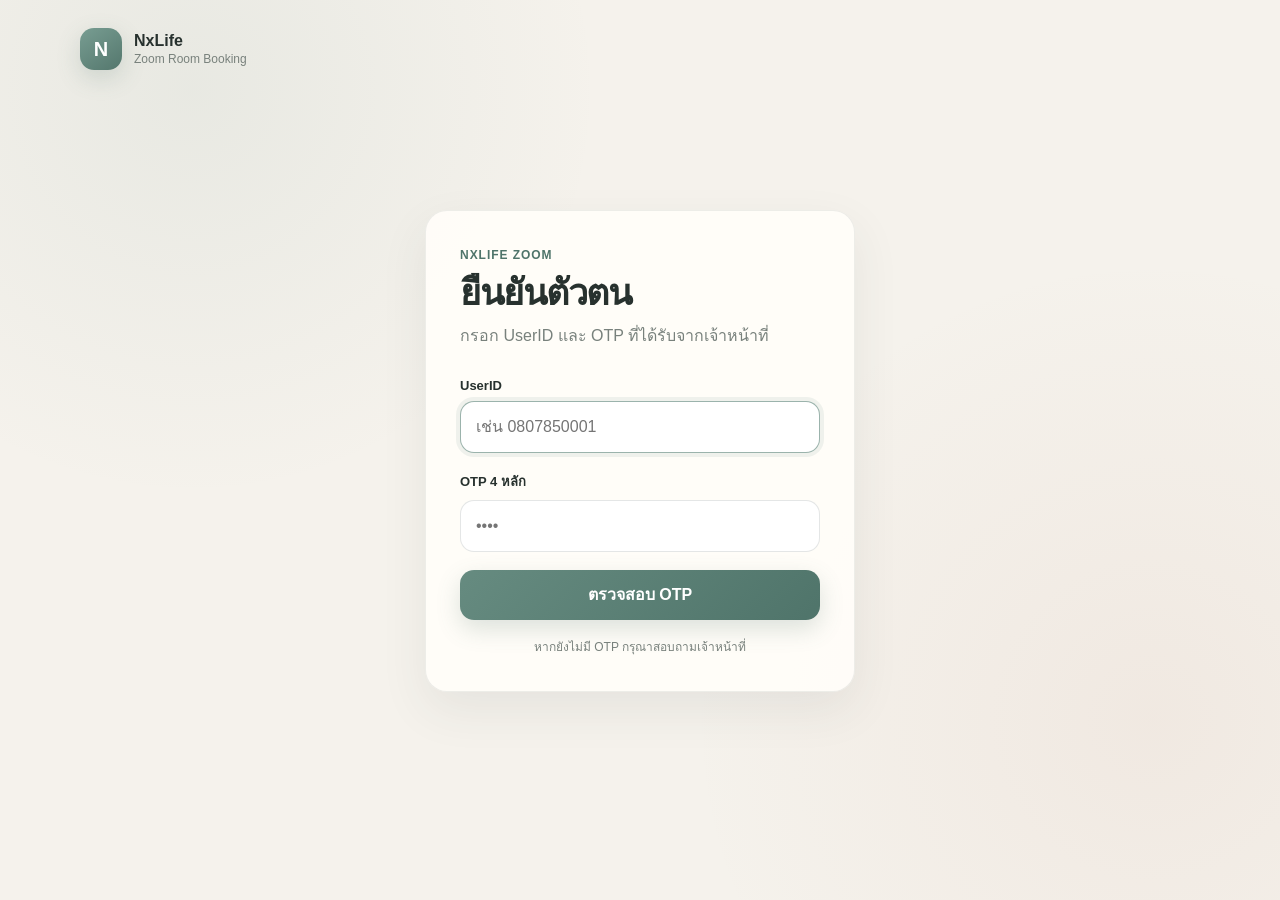
<file: index.html>
<!DOCTYPE html>
<html lang="th">
<head>
  <meta charset="UTF-8">
  <meta name="viewport" content="width=device-width, initial-scale=1.0">
  <title>NxLife Zoom Booking</title>
</head>

<body>

  <noscript>
    กรุณาเปิดใช้งาน JavaScript เพื่อใช้งาน NxLife Zoom Booking
  </noscript>

  <script>
    (async function () {

      try {

        const response =
          await fetch(
            './Frontend/index.html',
            {
              cache: 'no-store'
            }
          );

        if (!response.ok) {
          throw new Error(
            'Unable to load Frontend/index.html'
          );
        }

        let html =
          await response.text();

        html =
          html.replace(
            /<head(\s[^>]*)?>/i,
            function (match) {

              return (
                match +
                '\n  <base href="./Frontend/">'
              );

            }
          );

        document.open();
        document.write(html);
        document.close();

      } catch (error) {

        console.error(
          'NxLife Zoom Booking bootstrap error:',
          error
        );

        document.body.innerHTML =
          '<div style="' +
          'font-family:system-ui,sans-serif;' +
          'padding:24px;' +
          'line-height:1.6' +
          '">' +

          '<h2>' +
          'ไม่สามารถเปิด NxLife Zoom Booking ได้' +
          '</h2>' +

          '<p>' +
          'กรุณารีเฟรชหน้าอีกครั้ง ' +
          'หรือติดต่อผู้ดูแลระบบ' +
          '</p>' +

          '</div>';

      }

    })();
  </script>

</body>
</html>
</file>
<file: Frontend/css/style.css>
/* =========================================
   NxLife Zoom Booking
   Soft Minimal / Calm Modern
========================================= */


:root {

  --bg:
    #f5f2ec;

  --surface:
    #fffdf9;

  --surface-soft:
    #f9f7f2;

  --text:
    #27312e;

  --text-soft:
    #78817c;

  --eucalyptus:
    #668b80;

  --eucalyptus-dark:
    #4f746a;

  --eucalyptus-soft:
    #e6eeeb;

  --terracotta:
    #b97b63;

  --terracotta-soft:
    #f4e7e1;

  --border:
    rgba(55, 70, 65, 0.09);

  --shadow:
    0 18px 48px
    rgba(56, 65, 61, 0.08);

  --shadow-soft:
    0 8px 30px
    rgba(56, 65, 61, 0.06);

  --radius-lg:
    22px;

  --radius-md:
    16px;

  --sticky-bg:
    rgba(245, 242, 236, 0.94);

}


* {
  box-sizing:
    border-box;
}


html,
body {

  margin:
    0;

  min-height:
    100%;

}


html {
  scroll-behavior:
    smooth;
}


body {

  min-height:
    100vh;

  font-family:
    -apple-system,
    BlinkMacSystemFont,
    "Segoe UI",
    "Noto Sans Thai",
    Arial,
    sans-serif;

  background:
    radial-gradient(
      circle at 15% 10%,
      rgba(102, 139, 128, 0.09),
      transparent 30%
    ),
    radial-gradient(
      circle at 90% 80%,
      rgba(185, 123, 99, 0.08),
      transparent 34%
    ),
    var(--bg);

  color:
    var(--text);

}


button,
input {

  font:
    inherit;

}


button {
  cursor:
    pointer;
}


.hidden {
  display:
    none !important;
}


/* =========================================
   Main shell
========================================= */


.app-shell {

  min-height:
    100vh;

  padding:
    28px;

}


body.home-mode
.app-shell {

  padding:
    0 28px 60px;

}


.brand-header {

  max-width:
    1120px;

  margin:
    0 auto;

  display:
    flex;

  align-items:
    center;

  gap:
    12px;

}


.brand-mark {

  width:
    42px;

  height:
    42px;

  border-radius:
    14px;

  display:
    grid;

  place-items:
    center;

  background:
    linear-gradient(
      145deg,
      #789d92,
      #54776d
    );

  color:
    white;

  font-size:
    20px;

  font-weight:
    700;

  box-shadow:
    0 8px 24px
    rgba(79, 116, 106, 0.20);

}


.brand-name {
  font-weight:
    700;
}


.brand-subtitle {

  margin-top:
    2px;

  color:
    var(--text-soft);

  font-size:
    12px;

}


.main-wrapper {

  min-height:
    calc(100vh - 100px);

  display:
    grid;

  place-items:
    center;

  padding:
    32px 0 70px;

}


body.home-mode
.main-wrapper {

  display:
    block;

  min-height:
    100vh;

  padding:
    0;

}


/* =========================================
   Auth
========================================= */


.auth-card {

  width:
    min(100%, 430px);

  padding:
    34px;

  background:
    rgba(255, 253, 249, 0.94);

  border:
    1px solid
    var(--border);

  border-radius:
    var(--radius-lg);

  box-shadow:
    var(--shadow);

  animation:
    cardIn 0.32s ease;

}


.auth-heading {

  margin-bottom:
    28px;

}


.eyebrow {

  display:
    inline-block;

  margin-bottom:
    10px;

  color:
    var(--eucalyptus-dark);

  font-size:
    12px;

  font-weight:
    700;

  letter-spacing:
    0.08em;

  text-transform:
    uppercase;

}


.auth-heading h1 {

  margin:
    0 0 10px;

  font-size:
    clamp(
      28px,
      4vw,
      36px
    );

  line-height:
    1.15;

  letter-spacing:
    -0.04em;

}


.auth-heading p {

  margin:
    0;

  color:
    var(--text-soft);

  line-height:
    1.65;

}


/* =========================================
   Form
========================================= */


.field {

  margin-bottom:
    18px;

}


.field label {

  display:
    block;

  margin-bottom:
    8px;

  font-size:
    13px;

  font-weight:
    650;

}


.field input {

  width:
    100%;

  height:
    52px;

  padding:
    0 15px;

  border:
    1px solid
    rgba(66, 83, 77, 0.14);

  border-radius:
    14px;

  outline:
    none;

  background:
    #fff;

  color:
    var(--text);

  font-size:
    16px;

  transition:
    0.18s ease;

}


.field input:focus {

  border-color:
    rgba(102, 139, 128, 0.65);

  box-shadow:
    0 0 0 4px
    rgba(102, 139, 128, 0.10);

}


/* =========================================
   Buttons
========================================= */


.primary-button,
.secondary-button {

  width:
    100%;

  min-height:
    50px;

  border:
    0;

  border-radius:
    14px;

  font-weight:
    700;

  transition:
    transform 0.15s ease,
    box-shadow 0.15s ease,
    opacity 0.15s ease;

}


.primary-button {

  background:
    linear-gradient(
      135deg,
      var(--eucalyptus),
      var(--eucalyptus-dark)
    );

  color:
    white;

  box-shadow:
    0 9px 24px
    rgba(79, 116, 106, 0.20);

}


.primary-button:hover {
  transform:
    translateY(-1px);
}


.primary-button:active,
.secondary-button:active {
  transform:
    scale(0.98);
}


.primary-button:disabled,
.text-button:disabled {
  cursor:
    wait;

  opacity:
    0.65;
}


.text-actions {

  display:
    flex;

  justify-content:
    space-between;

  gap:
    12px;

  margin-top:
    18px;

}


.text-button {

  padding:
    6px 2px;

  border:
    0;

  background:
    transparent;

  color:
    var(--eucalyptus-dark);

  font-size:
    13px;

  font-weight:
    650;

}


.text-button.muted {
  color:
    var(--text-soft);
}


.helper-text {

  margin:
    18px 0 0;

  color:
    var(--text-soft);

  text-align:
    center;

  font-size:
    12px;

  line-height:
    1.6;

}


.saved-user {

  margin:
    -4px 0 22px;

  padding:
    14px 16px;

  display:
    flex;

  justify-content:
    space-between;

  gap:
    10px;

  background:
    var(--surface-soft);

  border-radius:
    14px;

}


.saved-user span {

  color:
    var(--text-soft);

  font-size:
    12px;

}


.saved-user strong {

  overflow-wrap:
    anywhere;

  font-size:
    13px;

}


.verified-user {

  margin-bottom:
    24px;

  padding:
    16px;

  background:
    var(--eucalyptus-soft);

  border-radius:
    14px;

}


.verified-name {
  font-weight:
    700;
}


.verified-id {

  margin-top:
    4px;

  color:
    var(--text-soft);

  font-size:
    12px;

}


/* =========================================
   Home
========================================= */


.home-screen {

  width:
    min(100%, 1320px);

  margin:
    0 auto;

}


.home-sticky-header {

  position:
    sticky;

  top:
    0;

  z-index:
    100;

  padding:
    22px 0 14px;

  background:
    linear-gradient(
      to bottom,
      var(--bg) 0%,
      var(--sticky-bg) 78%,
      rgba(245, 242, 236, 0.78) 92%,
      transparent 100%
    );

  backdrop-filter:
    blur(14px);

}


.home-header-main {

  display:
    flex;

  align-items:
    flex-end;

  justify-content:
    space-between;

  gap:
    24px;

}


.home-eyebrow {

  display:
    block;

  margin-bottom:
    5px;

  color:
    var(--eucalyptus-dark);

  font-size:
    11px;

  font-weight:
    750;

  letter-spacing:
    0.08em;

}


.home-date-area h1 {

  margin:
    0;

  font-size:
    clamp(
      25px,
      3vw,
      36px
    );

  line-height:
    1.15;

  letter-spacing:
    -0.035em;

}


.home-user-mini {

  display:
    flex;

  align-items:
    center;

  gap:
    12px;

  color:
    var(--text-soft);

  font-size:
    11px;

  text-align:
    right;

}


.home-user-mini strong {

  display:
    block;

  max-width:
    180px;

  overflow:
    hidden;

  color:
    var(--text);

  text-overflow:
    ellipsis;

  white-space:
    nowrap;

  font-size:
    12px;

}


.home-user-mini span {

  display:
    block;

  margin-top:
    1px;

}


.mini-lock-button {

  padding:
    7px 10px;

  border:
    1px solid var(--border);

  border-radius:
    10px;

  background:
    rgba(255, 255, 255, 0.55);

  color:
    var(--text-soft);

  font-size:
    11px;

}

/* =========================================
   Rooms
========================================= */


.rooms-grid {

  display:
    grid;

  grid-template-columns:
    repeat(
      auto-fit,
      minmax(360px, 1fr)
    );

  gap:
    22px;

  padding:
    14px 0 50px;

  transition:
    opacity 0.18s ease;

}


.rooms-grid.is-loading {
  opacity:
    0.42;
}


.room-section {

  min-width:
    0;

  overflow:
    hidden;

  background:
    rgba(255, 253, 249, 0.94);

  border:
    1px solid
    var(--border);

  border-radius:
    20px;

  box-shadow:
    var(--shadow-soft);

  animation:
    roomIn 0.32s ease both;

  animation-delay:
    calc(
      var(--room-index) *
      55ms
    );

}


.room-section-header {

  min-height:
    82px;

  padding:
    18px 20px;

  display:
    flex;

  align-items:
    center;

  justify-content:
    space-between;

  gap:
    14px;

  border-bottom:
    1px solid
    rgba(55, 70, 65, 0.06);

}


.room-title-wrap {
  min-width:
    0;
}


.room-eyebrow {

  display:
    block;

  margin-bottom:
    4px;

  color:
    var(--text-soft);

  font-size:
    10px;

  font-weight:
    700;

  letter-spacing:
    0.08em;

}


.room-title {

  margin:
    0;

  overflow:
    hidden;

  text-overflow:
    ellipsis;

  white-space:
    nowrap;

  font-size:
    19px;

  letter-spacing:
    -0.02em;

}


.add-booking-button {

  flex:
    0 0 auto;

  min-height:
    38px;

  padding:
    0 13px;

  border:
    0;

  border-radius:
    12px;

  background:
    var(--eucalyptus-soft);

  color:
    var(--eucalyptus-dark);

  font-size:
    11px;

  font-weight:
    700;

  transition:
    0.15s ease;

}


.add-booking-button:hover {

  transform:
    translateY(-1px);

  background:
    #dce8e4;

}


.add-booking-button:active {

  transform:
    scale(0.97);

}


/* =========================================
   Timeline
========================================= */


.room-timeline {

  padding:
    10px 20px 18px;

}


.timeline-item {

  position:
    relative;

  display:
    grid;

  grid-template-columns:
    22px 1fr;

  gap:
    8px;

  min-height:
    78px;

  padding:
    12px 0;

}


.timeline-rail {

  position:
    relative;

  display:
    flex;

  justify-content:
    center;

}


.timeline-rail::after {

  content:
    "";

  position:
    absolute;

  top:
    18px;

  bottom:
    -18px;

  width:
    1px;

  background:
    rgba(74, 96, 88, 0.12);

}


.timeline-item:last-child
.timeline-rail::after {

  display:
    none;

}


.timeline-dot {

  position:
    relative;

  z-index:
    2;

  width:
    9px;

  height:
    9px;

  margin-top:
    4px;

  border-radius:
    50%;

  background:
    var(--eucalyptus);

  box-shadow:
    0 0 0 4px
    var(--surface);

}


.timeline-recurring
.timeline-dot {

  background:
    var(--terracotta);

}


.timeline-content {

  min-width:
    0;

  padding-bottom:
    3px;

}


.timeline-top-row {

  display:
    flex;

  align-items:
    center;

  flex-wrap:
    wrap;

  gap:
    8px;

}


.timeline-time {

  color:
    var(--text-soft);

  font-size:
    11px;

  font-weight:
    700;

  font-variant-numeric:
    tabular-nums;

}


.recurring-tag {

  padding:
    3px 7px;

  border-radius:
    999px;

  background:
    var(--terracotta-soft);

  color:
    #98634f;

  font-size:
    9px;

  font-weight:
    750;

}


.timeline-activity {

  margin-top:
    4px;

  color:
    var(--text);

  font-size:
    14px;

  font-weight:
    650;

  line-height:
    1.45;

}


/* =========================================
   Empty room
========================================= */


.room-empty-state {

  min-height:
    150px;

  display:
    flex;

  align-items:
    center;

  justify-content:
    center;

  gap:
    12px;

  padding:
    34px 16px;

  color:
    var(--text-soft);

}


.room-empty-icon {

  width:
    32px;

  height:
    32px;

  display:
    grid;

  place-items:
    center;

  border-radius:
    50%;

  background:
    var(--eucalyptus-soft);

  color:
    var(--eucalyptus);

  font-size:
    18px;

}


.room-empty-text strong {

  display:
    block;

  color:
    var(--text);

  font-size:
    13px;

}


.room-empty-text span {

  display:
    block;

  margin-top:
    3px;

  font-size:
    11px;

}


/* =========================================
   Loading / Error
========================================= */


.timeline-loading {

  margin:
    28px auto;

  display:
    flex;

  align-items:
    center;

  justify-content:
    center;

  gap:
    10px;

  color:
    var(--text-soft);

  font-size:
    12px;

}


.loading-spinner {

  width:
    18px;

  height:
    18px;

  border:
    2px solid
    rgba(102, 139, 128, 0.16);

  border-top-color:
    var(--eucalyptus);

  border-radius:
    50%;

  animation:
    spin 0.7s linear infinite;

}


.timeline-error {

  margin:
    28px auto;

  max-width:
    460px;

  padding:
    20px;

  border-radius:
    16px;

  background:
    #f5e8e3;

  text-align:
    center;

}


.timeline-error p {

  margin:
    5px 0 14px;

  color:
    var(--text-soft);

  font-size:
    12px;

}


.timeline-error button {

  padding:
    8px 14px;

  border:
    0;

  border-radius:
    10px;

  background:
    white;

  color:
    var(--text);

  font-weight:
    650;

}


/* =========================================
   Toast
========================================= */


.toast {

  position:
    fixed;

  left:
    50%;

  bottom:
    28px;

  z-index:
    1000;

  width:
    max-content;

  max-width:
    calc(100vw - 36px);

  padding:
    13px 18px;

  transform:
    translateX(-50%);

  border-radius:
    14px;

  box-shadow:
    0 14px 38px
    rgba(30, 40, 36, 0.18);

  color:
    white;

  font-size:
    13px;

  animation:
    toastIn 0.24s ease;

}


.toast.success {
  background:
    #53786d;
}


.toast.error {
  background:
    #a85f52;
}


.toast.info {
  background:
    #5f6c68;
}


/* =========================================
   Animation
========================================= */


@keyframes cardIn {

  from {
    opacity: 0;

    transform:
      translateY(8px);
  }

  to {
    opacity: 1;

    transform:
      translateY(0);
  }

}


@keyframes roomIn {

  from {
    opacity: 0;

    transform:
      translateY(6px);
  }

  to {
    opacity: 1;

    transform:
      translateY(0);
  }

}


@keyframes toastIn {

  from {
    opacity: 0;

    transform:
      translate(-50%, 10px);
  }

  to {
    opacity: 1;

    transform:
      translate(-50%, 0);
  }

}


@keyframes spin {

  to {
    transform:
      rotate(360deg);
  }

}


/* =========================================
   Tablet
========================================= */

@media (max-width: 900px) {

  .rooms-grid {

    grid-template-columns:
      1fr 1fr;

    gap:
      16px;
  }


  .home-user-mini strong {

    max-width:
      120px;
  }

}


/* =========================================
   Mobile
========================================= */

@media (max-width: 700px) {

  .app-shell {

    padding:
      20px;
  }


  body.home-mode
  .app-shell {

    padding:
      0 14px 46px;
  }


  .brand-header {

    padding:
      2px 2px 0;
  }


  .main-wrapper {

    padding:
      26px 0 50px;

    align-items:
      start;
  }


  .auth-card {

    padding:
      27px 22px;

    border-radius:
      20px;
  }


  /* -----------------------------------------
     Home Header
  ----------------------------------------- */

  .home-sticky-header {

    margin:
      0 -14px;

    padding:
      13px 14px 9px;

    background:
      rgba(245, 242, 236, 0.97);

    border-bottom:
      1px solid
      rgba(55, 70, 65, 0.06);

    box-shadow:
      0 5px 20px
      rgba(55, 70, 65, 0.035);

    backdrop-filter:
      blur(16px);
  }


  .home-header-main {

    align-items:
      flex-start;

    gap:
      10px;
  }


  .home-eyebrow {

    margin-bottom:
      3px;

    font-size:
      9px;
  }


  .home-date-area h1 {

    font-size:
      19px;

    line-height:
      1.22;
  }


  .home-user-mini {

    gap:
      6px;

    font-size:
      11px;
  }


  .home-user-mini strong {

    max-width:
      100px;

    font-size:
      12px;
  }


  .mini-lock-button {

    min-height:
      34px;

    padding:
      5px 9px;

    font-size:
      11px;
  }


  /* -----------------------------------------
     Rooms
  ----------------------------------------- */

  .rooms-grid {

    grid-template-columns:
      1fr;

    gap:
      18px;

    padding:
      12px 0 35px;
  }


  .room-section {

    scroll-margin-top:
      170px;

    border-radius:
      18px;
  }


  .room-section-header {

    min-height:
      70px;

    padding:
      14px 15px;
  }


  .room-title {

    font-size:
      17px;
  }


  .room-eyebrow {

    font-size:
      9px;
  }


  .add-booking-button {

    min-height:
      40px;

    padding:
      0 12px;

    font-size:
      12px;
  }


  /* -----------------------------------------
     Timeline
  ----------------------------------------- */

  .room-timeline {

    padding:
      8px 15px 16px;
  }


  .timeline-item {

    min-height:
      75px;

    padding:
      11px 0;
  }


  .timeline-time {

    font-size:
      11px;
  }


  .timeline-activity {

    font-size:
      14px;
  }


  .recurring-tag {

    font-size:
      10px;
  }


  .room-empty-state {

    min-height:
      125px;

    padding:
      25px 10px;
  }

}


/* =========================================
   Very Small Mobile
========================================= */

@media (max-width: 390px) {



  .room-title {

    font-size:
      15px;
  }

}
</file>
<file: Frontend/css/home.css>
/**
 * NxLife Zoom Booking
 * Home Timeline UI
 */


/* =========================================
   Date Navigator
========================================= */

.date-navigator {

  position: relative;

  margin-top: 18px;

  padding: 6px;

  display: inline-flex;
  align-items: center;

  gap: 6px;

  background:
    rgba(255, 253, 249, 0.94);

  border:
    1px solid
    rgba(55, 70, 65, 0.09);

  border-radius: 17px;

  box-shadow:
    0 7px 24px
    rgba(56, 65, 61, 0.06);
}


/* Real Action Buttons */

.date-nav-button {

  min-width: 105px;

  height: 46px;

  padding:
    0 17px;

  display: flex;

  align-items: center;

  justify-content: center;

  gap: 8px;

  border: 0;

  border-radius: 12px;

  background:
    transparent;

  color:
    var(--text);

  font-size: 13px;

  font-weight: 700;

  transition:
    background 0.15s ease,
    transform 0.12s ease,
    box-shadow 0.15s ease;
}


.date-nav-button:hover:not(:disabled) {

  background:
    var(--surface-soft);

  box-shadow:
    inset 0 0 0 1px
    rgba(55, 70, 65, 0.05);
}


.date-nav-button:active:not(:disabled) {

  transform:
    scale(0.96);
}


.date-nav-button:disabled {

  cursor: default;

  opacity: 0.28;
}


.date-nav-button:focus-visible,
.date-calendar-button:focus-visible {

  outline:
    3px solid
    rgba(102, 139, 128, 0.25);

  outline-offset:
    2px;
}


/* Today */

.today-button {

  color:
    var(--eucalyptus-dark);
}


.today-button.active {

  background:
    var(--eucalyptus-soft);

  color:
    var(--eucalyptus-dark);
}


/* Arrows */

.nav-arrow {

  font-size: 24px;

  line-height: 1;

  font-weight: 500;
}


/* =========================================
   REAL Calendar Button
========================================= */

.date-calendar-button {

  width: 48px;

  height: 46px;

  flex:
    0 0 48px;

  display: grid;

  place-items: center;

  border: 0;

  border-radius: 12px;

  background:
    rgba(102, 139, 128, 0.08);

  color:
    var(--text);

  font-size: 18px;

  cursor: pointer;

  transition:
    background 0.15s ease,
    transform 0.12s ease,
    box-shadow 0.15s ease;
}


.date-calendar-button:hover {

  background:
    var(--eucalyptus-soft);
}


.date-calendar-button:active {

  transform:
    scale(0.95);
}


/*
 * Native date input.
 *
 * IMPORTANT:
 * - Does NOT cover Calendar button.
 * - Does NOT receive pointer events.
 * - Kept near Calendar button so native
 *   popup positioning remains sensible.
 */

.native-date-picker {

  position: absolute;

  right: 24px;

  top: 50%;

  width: 1px;

  height: 1px;

  padding: 0;

  margin: 0;

  opacity: 0;

  pointer-events: none;

  border: 0;

  overflow: hidden;
}


/* =========================================
   Zoom Room Header แก้สีหัวตาราง
========================================= */

.room-section-header {

  background:
    linear-gradient(
      135deg,
      rgba(102, 139, 128, 0.22),
      rgba(102, 139, 128, 0.10)
    );

  border-bottom:
    1px solid
    rgba(102, 139, 128, 0.16);
}


.room-eyebrow {

  color:
    var(--eucalyptus-dark);
}


.add-booking-button {

  background:
    rgba(102, 139, 128, 0.14);

  color:
    var(--eucalyptus-dark);
}


.add-booking-button:hover {

  background:
    rgba(102, 139, 128, 0.21);
}


/* =========================================
   MOBILE HEADER BASE
========================================= */

/*
 * Mobile date label.
 * Hidden on Desktop.
 */
.date-nav-label {

  display:
    none;
}


.header-action-icon {

  width:
    18px;

  height:
    18px;
}


/* =========================================
   MOBILE
========================================= */

@media (max-width: 700px) {


  /* -----------------------------------------
     Header
  ----------------------------------------- */

  .home-sticky-header {

    padding-bottom:
      9px;
  }


  /*
   * Desktop date title is not needed
   * on Mobile.
   */
  .home-date-area {

    display:
      none;
  }


  .home-header-main {

    display:
      block;
  }


  /* -----------------------------------------
     User / Refresh / Help / Lock
  ----------------------------------------- */

  .home-user-mini {

    width:
      100%;

    display:
      grid;

    grid-template-columns:
      minmax(0, 1fr)
      34px
      34px
      34px;

    align-items:
      center;

    gap:
      6px;

    text-align:
      left;
  }


  .home-user-info {

    min-width:
      0;

    display:
      flex;

    align-items:
      center;

    gap:
      4px;
  }


  .home-user-mini strong {

    max-width:
      160px;

    overflow:
      hidden;

    text-overflow:
      ellipsis;

    white-space:
      nowrap;

    font-size:
      12px;
  }


  .home-user-mini strong::after {

    content:
      " ·";

    color:
      var(--text-soft);

    font-weight:
      400;
  }


  .home-user-mini span {

    margin:
      0;

    font-size:
      11px;
  }


  .mini-lock-button {

    width:
      34px;

    height:
      34px;

    min-height:
      34px;

    padding:
      0;

    display:
      grid;

    place-items:
      center;

    border-radius:
      10px;
  }


  /* -----------------------------------------
     Date Navigator

     ‹   วันที่   ›   Calendar
  ----------------------------------------- */

  .date-navigator {

    width:
      100%;

    margin-top:
      9px;

    padding:
      4px;

    display:
      grid;

    grid-template-columns:
      42px
      minmax(0, 1fr)
      42px
      48px;

    gap:
      3px;

    background:
      #f7f4ee;

    border:
      1px solid
      rgba(67, 83, 77, 0.10);

    border-radius:
      18px;

    box-shadow:
      0 6px 18px
      rgba(48, 58, 54, 0.05);
  }


  /*
   * Today is available from Date Picker.
   * Hide dedicated Today button on Mobile.
   */
  .today-button {

    display:
      none;
  }


  /*
   * Previous / Next show arrows only.
   */
  .date-nav-button
  .nav-text {

    display:
      none;
  }


  .date-nav-button {

    min-width:
      0;

    width:
      100%;

    height:
      50px;

    padding:
      0;

    border-radius:
      11px;

    font-size:
      11px;
  }


  .nav-arrow {

    font-size:
      28px;

    color:
      #3b4a45;
  }


  /*
   * Selected date in the middle.
   */
  .date-nav-label {

    min-width:
      0;

    height:
      50px;

    padding:
      0 8px;

    display:
      flex;

    align-items:
      center;

    justify-content:
      center;

    overflow:
      hidden;

    color:
      #24312d;

    font-size:
      17px;

    font-weight:
      800;

    line-height:
      1.25;

    letter-spacing:
      -0.01em;

    text-align:
      center;

    white-space:
      nowrap;

    text-overflow:
      ellipsis;
  }


  .date-calendar-button {

    width:
      50px;

    height:
      50px;

    background:
      #edf3ef;

    border-radius:
      14px;
  }


  /* -----------------------------------------
     Home Visual Polish
  ----------------------------------------- */

  .add-booking-button {

    background:
      #e7f0ea;

    color:
      #527469;

    font-weight:
      800;
  }


  .timeline-time {

    color:
      #6b7873;
  }


  .timeline-activity {

    color:
      #26322f;

    font-weight:
      700;
  }


  .recurring-tag {

    background:
      #f2dfd7;

    color:
      #8b5f50;

    font-weight:
      700;
  }

}


/* =========================================
   VERY SMALL MOBILE
========================================= */

@media (max-width: 390px) {

  .date-nav-button {

    font-size:
      10px;
  }


.home-user-mini
#userMiniName {

  max-width:
    65px;
}

}
/* =========================================
   MOBILE STICKY DATE ONLY
========================================= */

@media (max-width: 700px) {

  .home-sticky-header {

    display:
      contents;
  }


  .home-header-main {

    margin:
      0 -14px;

    padding:
      13px 14px 9px;

    background:
      rgba(245, 242, 236, 0.97);
  }


  .date-navigator {

    position:
      sticky;

    top:
      0;

    z-index:
      500;

    margin-top:
      0;
  }

}
</file>
<file: Frontend/css/booking.css>
/* =========================================
   NxLife Zoom Booking
   Booking Modal
========================================= */


body.modal-open {
  overflow: hidden;
}


/* Backdrop */

.booking-modal {

  position: fixed;
  inset: 0;

  z-index: 1200;

  padding: 24px;

  display: grid;
  place-items: center;

  background:
    rgba(34, 43, 40, 0.28);

  backdrop-filter:
    blur(5px);

  animation:
    bookingBackdropIn
    0.18s ease;
}


.booking-modal-card {

  width:
    min(100%, 520px);

  max-height:
    calc(100vh - 48px);

  overflow-y:
    auto;

  background:
    var(--surface);

  border:
    1px solid
    rgba(55, 70, 65, 0.08);

  border-radius:
    22px;

  box-shadow:
    0 28px 80px
    rgba(40, 48, 45, 0.18);

  animation:
    bookingModalIn
    0.22s ease;
}


/* Header */

.booking-modal-header {

  padding:
    22px 24px 18px;

  display:
    flex;

  align-items:
    flex-start;

  justify-content:
    space-between;

  gap:
    16px;

  background:
    linear-gradient(
      135deg,
      rgba(102, 139, 128, 0.11),
      rgba(102, 139, 128, 0.035)
    );

  border-bottom:
    1px solid
    rgba(102, 139, 128, 0.09);
}


.booking-modal-eyebrow {

  display: block;

  margin-bottom: 5px;

  color:
    var(--eucalyptus-dark);

  font-size: 10px;

  font-weight: 750;

  letter-spacing: 0.08em;
}


.booking-modal-header h2 {

  margin: 0;

  font-size: 22px;

  letter-spacing: -0.025em;
}


.booking-modal-header p {

  margin:
    5px 0 0;

  color:
    var(--text-soft);

  font-size: 12px;
}


.booking-close-button {

  flex:
    0 0 auto;

  width: 36px;
  height: 36px;

  display: grid;
  place-items: center;

  border: 0;
  border-radius: 11px;

  background:
    rgba(255, 255, 255, 0.65);

  color:
    var(--text-soft);

  font-size: 19px;

  transition:
    background 0.15s ease,
    transform 0.12s ease;
}


.booking-close-button:hover {

  background:
    white;
}


.booking-close-button:active {

  transform:
    scale(0.95);
}


/* Body */

.booking-modal-body {

  padding:
    22px 24px 24px;
}


.booking-context {

  margin-bottom: 22px;

  display:
    grid;

  grid-template-columns:
    1fr 1fr;

  gap:
    10px;
}


.booking-context-item {

  padding:
    12px 14px;

  background:
    var(--surface-soft);

  border-radius:
    13px;
}


.booking-context-item span {

  display: block;

  margin-bottom: 4px;

  color:
    var(--text-soft);

  font-size: 10px;
}


.booking-context-item strong {

  display: block;

  overflow-wrap: anywhere;

  font-size: 12px;
}


/* Form */

.booking-field {

  margin-bottom: 17px;
}


.booking-field label {

  display: block;

  margin-bottom: 7px;

  font-size: 12px;

  font-weight: 700;
}


.booking-field input,
.booking-field select {

  width: 100%;
  height: 48px;

  padding:
    0 13px;

  border:
    1px solid
    rgba(66, 83, 77, 0.14);

  border-radius:
    13px;

  outline: 0;

  background:
    white;

  color:
    var(--text);

  font-size:
    14px;

  transition:
    border 0.15s ease,
    box-shadow 0.15s ease;
}


.booking-field input:focus,
.booking-field select:focus {

  border-color:
    rgba(102, 139, 128, 0.65);

  box-shadow:
    0 0 0 4px
    rgba(102, 139, 128, 0.09);
}


.booking-field select:disabled {

  cursor: not-allowed;

  background:
    var(--surface-soft);

  color:
    var(--text-soft);
}


.booking-time-grid {

  display:
    grid;

  grid-template-columns:
    1fr 1fr;

  gap:
    12px;
}


.booking-field-hint {

  margin-top:
    6px;

  color:
    var(--text-soft);

  font-size:
    10px;

  line-height:
    1.5;
}


/* Warning / Error */

.booking-message {

  margin:
    4px 0 18px;

  padding:
    13px 14px;

  border-radius:
    13px;

  font-size:
    11px;

  line-height:
    1.65;

  white-space:
    pre-line;
}


.booking-message.warning {

  background:
    var(--terracotta-soft);

  color:
    #825341;
}


.booking-message.error {

  background:
    #f3e4df;

  color:
    #8a4f43;
}


.booking-message.success {

  background:
    var(--eucalyptus-soft);

  color:
    var(--eucalyptus-dark);
}


/* Footer */

.booking-actions {

  margin-top:
    22px;

  display:
    grid;

  grid-template-columns:
    0.8fr 1.2fr;

  gap:
    10px;
}


.booking-cancel-button,
.booking-submit-button {

  min-height:
    48px;

  border: 0;

  border-radius:
    13px;

  font-weight: 700;

  transition:
    0.14s ease;
}


.booking-cancel-button {

  background:
    var(--surface-soft);

  color:
    var(--text-soft);
}


.booking-submit-button {

  background:
    linear-gradient(
      135deg,
      var(--eucalyptus),
      var(--eucalyptus-dark)
    );

  color:
    white;

  box-shadow:
    0 8px 22px
    rgba(79, 116, 106, 0.17);
}


.booking-cancel-button:active,
.booking-submit-button:active {

  transform:
    scale(0.98);
}


.booking-submit-button:disabled {

  cursor: wait;

  opacity: 0.6;
}


/* Animation */

@keyframes bookingBackdropIn {

  from {
    opacity: 0;
  }

  to {
    opacity: 1;
  }

}


@keyframes bookingModalIn {

  from {
    opacity: 0;
    transform:
      translateY(10px)
      scale(0.985);
  }

  to {
    opacity: 1;
    transform:
      translateY(0)
      scale(1);
  }

}


/* Mobile */

@media (max-width: 700px) {

  .booking-modal {

    padding: 0;

    place-items:
      end center;
  }


  .booking-modal-card {

    width: 100%;

    max-height: 92vh;

    border-radius:
      22px 22px 0 0;
  }


  .booking-modal-header {

    padding:
      18px 18px 15px;
  }


  .booking-modal-body {

    padding:
      18px;
  }


  .booking-context {

    grid-template-columns:
      1fr;
  }


  .booking-time-grid {

    grid-template-columns:
      1fr 1fr;
  }


  .booking-field input,
  .booking-field select {

    height: 50px;

    font-size: 16px;
  }


  .booking-actions {

    position: sticky;

    bottom: 0;

    padding-top: 8px;

    background:
      var(--surface);
  }

}
</file>
<file: Frontend/css/adminUsers.css>
/**
 * NxLife Zoom Booking
 * Admin User Management
 */


/* =========================================
   Admin View
========================================= */

.admin-users-view {

  width:
    min(100%, 1100px);

  margin:
    0 auto;
}



/* =========================================
   Status
========================================= */

.admin-users-loading,
.admin-users-error,
.admin-users-empty {

  padding:
    28px;

  text-align:
    center;

  background:
    var(--surface);

  border-radius:
    18px;

  color:
    var(--text-soft);
}


.admin-users-error {

  background:
    #f5e8e3;

  color:
    #86564a;
}


.admin-role-badge,
.admin-active-badge {

  width:
    fit-content;

  padding:
    5px 8px;

  border-radius:
    999px;

  font-size:
    10px;

  font-weight:
    700;
}


.admin-role-badge.admin {

  background:
    var(--terracotta-soft);

  color:
    #855746;
}


.admin-role-badge.user {

  background:
    var(--surface-soft);

  color:
    var(--text-soft);
}


.admin-active-badge.active {

  background:
    var(--eucalyptus-soft);

  color:
    var(--eucalyptus-dark);
}


.admin-active-badge.inactive {

  background:
    #eeeae5;

  color:
    #847d75;
}


/* =========================================
   User Modal
========================================= */

.admin-user-modal {

  position:
    fixed;

  inset:
    0;

  z-index:
    1400;

  padding:
    24px;

  display:
    grid;

  place-items:
    center;

  background:
    rgba(35, 43, 40, 0.3);

  backdrop-filter:
    blur(5px);
}


.admin-user-modal-card {

  width:
    min(100%, 500px);

  max-height:
    calc(100vh - 48px);

  overflow-y:
    auto;

  background:
    var(--surface);

  border-radius:
    22px;

  box-shadow:
    0 28px 80px
    rgba(40, 48, 45, 0.18);
}


.admin-user-modal-header {

  padding:
    21px 22px 17px;

  display:
    flex;

  align-items:
    flex-start;

  justify-content:
    space-between;

  gap:
    16px;

  background:
    linear-gradient(
      135deg,
      rgba(102, 139, 128, 0.11),
      rgba(102, 139, 128, 0.035)
    );
}


.admin-user-modal-header h2 {

  margin:
    0;

  font-size:
    21px;
}


.admin-user-modal-header p {

  margin:
    5px 0 0;

  color:
    var(--text-soft);

  font-size:
    11px;
}


.admin-user-modal-close {

  width:
    36px;

  height:
    36px;

  border:
    0;

  border-radius:
    10px;

  background:
    rgba(255,255,255,0.65);

  font-size:
    18px;

  cursor:
    pointer;
}


.admin-user-form {

  padding:
    22px;
}


.admin-user-field {

  margin-bottom:
    15px;
}


.admin-user-field label {

  display:
    block;

  margin-bottom:
    6px;

  font-size:
    11px;

  font-weight:
    700;
}


.admin-user-field input,
.admin-user-field select {

  width:
    100%;

  height:
    47px;

  padding:
    0 12px;

  border:
    1px solid
    rgba(55,70,65,0.14);

  border-radius:
    12px;

  background:
    white;

  color:
    var(--text);

  font-size:
    14px;

  outline:
    0;
}


.admin-user-field input:focus,
.admin-user-field select:focus {

  border-color:
    rgba(102,139,128,0.6);

  box-shadow:
    0 0 0 4px
    rgba(102,139,128,0.08);
}


.admin-user-field input:disabled {

  background:
    var(--surface-soft);

  color:
    var(--text-soft);
}


.admin-user-active-field {

  margin:
    5px 0 18px;

  display:
    flex;

  align-items:
    center;

  gap:
    10px;

  font-size:
    12px;

  font-weight:
    700;
}


.admin-user-active-field input {

  width:
    18px;

  height:
    18px;
}


.admin-user-message {

  margin-bottom:
    15px;

  padding:
    11px 13px;

  border-radius:
    11px;

  background:
    #f5e8e3;

  color:
    #86564a;

  white-space:
    pre-line;

  font-size:
    11px;
}


.admin-user-form-actions {

  display:
    grid;

  grid-template-columns:
    0.8fr 1.2fr;

  gap:
    9px;
}


.admin-user-cancel,
.admin-user-save {

  min-height:
    47px;

  border:
    0;

  border-radius:
    12px;

  font-weight:
    700;

  cursor:
    pointer;
}


.admin-user-cancel {

  background:
    var(--surface-soft);

  color:
    var(--text-soft);
}


.admin-user-save {

  background:
    var(--eucalyptus);

  color:
    white;
}


/* =========================================
   MOBILE MODAL
========================================= */

@media (max-width: 700px) {

  .admin-user-modal {

    padding:
      0;

    place-items:
      end center;
  }


  .admin-user-modal-card {

    width:
      100%;

    max-height:
      92vh;

    border-radius:
      22px 22px 0 0;
  }


  .admin-user-field input,
  .admin-user-field select {

    height:
      50px;

    font-size:
      16px;
  }

}

/* =========================================
   ADMIN USERS V2
========================================= */


/* =========================================
   HEADER
========================================= */

.admin-users-header-v2 {

  margin-bottom:
    18px;

  display:
    flex;

  align-items:
    center;

  justify-content:
    space-between;

  gap:
    12px;
}


.admin-users-header-left {

  min-width:
    0;

  display:
    flex;

  align-items:
    center;

  gap:
    11px;
}


.admin-users-count-inline {

  flex:
    0 0 auto;

  min-width:
    62px;

  padding:
    8px 10px;

  display:
    flex;

  align-items:
    baseline;

  justify-content:
    center;

  gap:
    4px;

  background:
    var(--eucalyptus-soft);

  border-radius:
    12px;

  color:
    var(--eucalyptus-dark);
}


.admin-users-count-inline strong {

  font-size:
    18px;

  font-weight:
    800;
}


.admin-users-count-inline span {

  font-size:
    10px;

  font-weight:
    700;
}


.admin-users-title {

  margin:
    0;

  color:
    var(--text);

  font-size:
    22px;

  font-weight:
    800;

  line-height:
    1.25;
}


.admin-add-user-button-v2 {

  flex:
    0 0 auto;

  min-height:
    44px;

  padding:
    0 16px;

  border:
    0;

  border-radius:
    12px;

  background:
    var(--eucalyptus);

  color:
    white;

  font-size:
    13px;

  font-weight:
    750;

  cursor:
    pointer;
}


/* =========================================
   GROUP LIST
========================================= */

.admin-user-list {

  display:
    grid;

  gap:
    18px;
}


.admin-user-group-card {

  overflow:
    hidden;

  background:
    var(--surface);

  border:
    1px solid
    rgba(55, 70, 65, 0.08);

  border-radius:
    20px;

  box-shadow:
    0 8px 26px
    rgba(48, 58, 54, 0.055);
}


/* =========================================
   GROUP HEADER
========================================= */

.admin-user-group-header {

  min-height:
    58px;

  padding:
    13px 16px;

  display:
    flex;

  align-items:
    center;

  justify-content:
    space-between;

  gap:
    12px;

  border-bottom:
    1px solid
    rgba(55, 70, 65, 0.07);
}


/*
 * ADMIN: warm accent
 */
.admin-user-group-card.admin
.admin-user-group-header {

  background:
    linear-gradient(
      135deg,
      rgba(185, 123, 99, 0.15),
      rgba(185, 123, 99, 0.045)
    );
}


/*
 * USER: eucalyptus accent
 */
.admin-user-group-card.user
.admin-user-group-header {

  background:
    linear-gradient(
      135deg,
      rgba(102, 139, 128, 0.14),
      rgba(102, 139, 128, 0.045)
    );
}


.admin-user-group-title {

  margin:
    0;

  font-size:
    18px;

  font-weight:
    850;

  letter-spacing:
    0.04em;
}


.admin-user-group-card.admin
.admin-user-group-title {

  color:
    #855746;
}


.admin-user-group-card.user
.admin-user-group-title {

  color:
    var(--eucalyptus-dark);
}


.admin-user-group-count {

  padding:
    4px 8px;

  background:
    rgba(255, 255, 255, 0.64);

  border-radius:
    999px;

  color:
    var(--text-soft);

  font-size:
    10px;

  font-weight:
    700;
}


/* =========================================
   ITEMS
========================================= */

.admin-user-group-items {

  padding:
    2px 14px;
}


.admin-user-group-item {

  padding:
    15px 2px;

  border-bottom:
    1px solid
    rgba(55, 70, 65, 0.07);
}


.admin-user-group-item:last-child {

  border-bottom:
    0;
}


.admin-user-group-item.inactive {

  opacity:
    0.58;
}


/* =========================================
   NAME + ACTIONS
========================================= */

.admin-user-item-topline {

  margin-bottom:
    9px;

  display:
    flex;

  align-items:
    center;

  justify-content:
    space-between;

  gap:
    10px;
}


.admin-user-item-name {

  min-width:
    0;

  overflow-wrap:
    anywhere;

  color:
    var(--text);

  font-size:
    17px;

  font-weight:
    800;

  line-height:
    1.3;
}


/* =========================================
   USER META
========================================= */

.admin-user-item-meta {

  margin-bottom:
    9px;

  display:
    flex;

  align-items:
    center;

  flex-wrap:
    wrap;

  gap:
    7px;
}


.admin-user-item-meta span {

  padding:
    6px 9px;

  display:
    inline-flex;

  align-items:
    center;

  gap:
    6px;

  background:
    var(--surface-soft);

  border-radius:
    9px;

  color:
    var(--text);

  font-size:
    13px;

  font-weight:
    700;
}


.admin-user-item-meta small {

  color:
    var(--text-soft);

  font-size:
    10px;

  font-weight:
    650;
}


/* =========================================
   BADGES
========================================= */

.admin-user-item-badges {

  display:
    flex;

  align-items:
    center;

  justify-content:
    space-between;

  gap:
    8px;
}


.admin-user-item-badges
.admin-role-badge,
.admin-user-item-badges
.admin-active-badge {

  padding:
    5px 9px;

  font-size:
    11px;

  font-weight:
    750;
}


/* =========================================
   ICON ACTIONS
========================================= */

.admin-user-icon-actions {

  flex:
    0 0 auto;

  display:
    flex;

  align-items:
    center;

  gap:
    5px;
}


.admin-user-icon-action {

  width:
    34px;

  height:
    34px;

  padding:
    0;

  display:
    grid;

  place-items:
    center;

  border:
    0;

  border-radius:
    9px;

  cursor:
    pointer;
}


.admin-user-icon-action svg {

  width:
    17px;

  height:
    17px;

  stroke:
    currentColor;

  stroke-width:
    1.8;

  stroke-linecap:
    round;

  stroke-linejoin:
    round;
}


.admin-user-icon-action.edit {

  background:
    var(--surface-soft);

  color:
    var(--text);
}


.admin-user-icon-action.delete {

  background:
    #f5e8e3;

  color:
    #8a5549;
}


.admin-user-icon-action:disabled {

  opacity:
    0.25;

  cursor:
    not-allowed;
}


/* =========================================
   INACTIVE DIVIDER
========================================= */

.admin-user-inactive-divider {

  padding:
    12px 2px 4px;

  display:
    flex;

  align-items:
    center;

  gap:
    8px;

  color:
    #967062;

  font-size:
    10px;

  font-weight:
    750;
}


.admin-user-inactive-divider::before,
.admin-user-inactive-divider::after {

  content:
    "";

  height:
    1px;

  flex:
    1;

  background:
    rgba(185, 123, 99, 0.17);
}


/* =========================================
   MOBILE
========================================= */

@media (max-width: 700px) {

  #adminUsersView {

    padding-bottom:
      84px;
  }


  .admin-users-header-v2 {

    gap:
      8px;
  }


  .admin-users-header-left {

    gap:
      8px;
  }


  .admin-users-count-inline {

    min-width:
      56px;

    padding:
      7px 7px;
  }


  .admin-users-count-inline strong {

    font-size:
      17px;
  }


  .admin-users-title {

    font-size:
      19px;
  }


  .admin-add-user-button-v2 {

    min-height:
      42px;

    padding:
      0 11px;

    font-size:
      12px;
  }


  .admin-user-group-title {

    font-size:
      17px;
  }


  .admin-user-group-items {

    padding:
      2px 13px;
  }


  .admin-user-group-item {

    padding:
      14px 1px;
  }


  .admin-user-item-name {

    font-size:
      17px;
  }


  .admin-user-item-meta span {

    font-size:
      12px;
  }

}


/* =========================================
   VERY SMALL MOBILE
========================================= */

@media (max-width: 390px) {

  .admin-users-title {

    font-size:
      18px;
  }


  .admin-add-user-button-v2 {

    padding:
      0 9px;

    font-size:
      11px;
  }

}
</file>
<file: Frontend/css/adminRecurring.css>
/**
 * NxLife Zoom Booking System
 * Admin Recurring
 */


/* =========================================
   VIEW
========================================= */

.admin-recurring-view {

  width:
    min(100%, 1080px);

  margin:
    0 auto;
}


/* =========================================
   STATUS
========================================= */

.admin-recurring-loading,
.admin-recurring-error,
.admin-recurring-empty {

  padding:
    30px 22px;

  border-radius:
    18px;

  background:
    var(--surface);

  text-align:
    center;

  color:
    var(--text-soft);
}


.admin-recurring-error {

  background:
    #f5e8e3;

  color:
    #86564a;
}


/* =========================================
   MODAL
========================================= */

.admin-recurring-modal {

  position:
    fixed;

  inset:
    0;

  z-index:
    1500;

  padding:
    24px;

  display:
    grid;

  place-items:
    center;

  background:
    rgba(35, 43, 40, 0.3);

  backdrop-filter:
    blur(5px);
}


.admin-recurring-modal-card {

  width:
    min(100%, 560px);

  max-height:
    calc(100vh - 48px);

  overflow-y:
    auto;

  background:
    var(--surface);

  border-radius:
    22px;

  box-shadow:
    0 28px 80px rgba(40, 48, 45, 0.18);
}


.admin-recurring-modal-header {

  padding:
    21px 22px 17px;

  display:
    flex;

  align-items:
    flex-start;

  justify-content:
    space-between;

  gap:
    16px;

  background:
    linear-gradient(
      135deg,
      rgba(102, 139, 128, 0.11),
      rgba(102, 139, 128, 0.035)
    );
}


.admin-recurring-modal-header span {

  display:
    block;

  margin-bottom:
    4px;

  color:
    var(--eucalyptus-dark);

  font-size:
    9px;

  font-weight:
    750;
}


.admin-recurring-modal-header h2 {

  margin:
    0;

  font-size:
    21px;
}


.admin-recurring-modal-header p {

  margin:
    5px 0 0;

  color:
    var(--text-soft);

  font-size:
    11px;
}


.admin-recurring-modal-close {

  width:
    36px;

  height:
    36px;

  border:
    0;

  border-radius:
    10px;

  background:
    rgba(255, 255, 255, 0.7);

  font-size:
    18px;

  cursor:
    pointer;
}


.admin-recurring-form {

  padding:
    22px;
}


.admin-recurring-field {

  margin-bottom:
    15px;
}


.admin-recurring-field label {

  display:
    block;

  margin-bottom:
    6px;

  font-size:
    11px;

  font-weight:
    700;
}


.admin-recurring-field input,
.admin-recurring-field select {

  width:
    100%;

  height:
    48px;

  padding:
    0 12px;

  border:
    1px solid rgba(55, 70, 65, 0.14);

  border-radius:
    12px;

  background:
    white;

  color:
    var(--text);

  font-size:
    14px;

  outline:
    0;
}


.admin-recurring-grid {

  display:
    grid;

  grid-template-columns:
    1fr 1fr;

  gap:
    12px;
}


.admin-recurring-active {

  margin:
    3px 0 17px;

  display:
    flex;

  align-items:
    center;

  gap:
    10px;

  font-size:
    12px;

  font-weight:
    700;
}


.admin-recurring-active input {

  width:
    18px;

  height:
    18px;
}


.admin-recurring-message {

  margin-bottom:
    15px;

  padding:
    11px 13px;

  border-radius:
    11px;

  white-space:
    pre-line;

  font-size:
    11px;

  line-height:
    1.6;
}


.admin-recurring-message.warning {

  background:
    var(--terracotta-soft);

  color:
    #825341;
}


.admin-recurring-message.error {

  background:
    #f5e8e3;

  color:
    #86564a;
}


.admin-recurring-form-actions {

  display:
    grid;

  grid-template-columns:
    0.8fr 1.2fr;

  gap:
    9px;
}


.admin-recurring-cancel,
.admin-recurring-save {

  min-height:
    48px;

  border:
    0;

  border-radius:
    12px;

  font-weight:
    700;

  cursor:
    pointer;
}


.admin-recurring-cancel {

  background:
    var(--surface-soft);

  color:
    var(--text-soft);
}


.admin-recurring-save {

  background:
    var(--eucalyptus);

  color:
    white;
}


/* =========================================
   MOBILE
========================================= */

@media (max-width: 700px) {

  #adminRecurringView {

    padding-bottom:
      84px;
  }


  .admin-recurring-modal {

    padding:
      0;

    place-items:
      end center;
  }


  .admin-recurring-modal-card {

    width:
      100%;

    max-height:
      92vh;

    border-radius:
      22px 22px 0 0;
  }


  .admin-recurring-field input,
  .admin-recurring-field select {

    height:
      50px;

    font-size:
      16px;
  }

}

/* =========================================
   RECURRING GROUP VIEW
========================================= */


/* ---------- HEADER ---------- */

.admin-recurring-header {

  margin-bottom:
    18px;
}


.admin-recurring-title-row {

  display:
    flex;

  align-items:
    center;

  gap:
    12px;

  margin-bottom:
    12px;
}


.admin-recurring-count-inline {

  flex:
    0 0 auto;

  min-width:
    65px;

  padding:
    8px 10px;

  display:
    flex;

  align-items:
    baseline;

  justify-content:
    center;

  gap:
    4px;

  background:
    var(--eucalyptus-soft);

  color:
    var(--eucalyptus-dark);

  border-radius:
    12px;
}


.admin-recurring-count-inline strong {

  font-size:
    18px;

  font-weight:
    800;
}


.admin-recurring-count-inline span {

  font-size:
    10px;

  font-weight:
    700;
}


.admin-recurring-title {

  margin:
    0;

  font-size:
    22px;

  font-weight:
    800;

  line-height:
    1.25;
}


/* ---------- TOOLBAR ---------- */

.admin-recurring-toolbar {

  display:
    flex;

  align-items:
    center;

  justify-content:
    space-between;

  gap:
    12px;
}


.admin-recurring-view-switch {

  padding:
    4px;

  display:
    flex;

  align-items:
    center;

  gap:
    3px;

  background:
    rgba(255, 253, 249, 0.75);

  border:
    1px solid
    var(--border);

  border-radius:
    13px;
}


.admin-recurring-view-button {

  min-height:
    38px;

  padding:
    0 14px;

  border:
    0;

  border-radius:
    10px;

  background:
    transparent;

  color:
    var(--text-soft);

  font-size:
    12px;

  font-weight:
    700;

  cursor:
    pointer;
}


.admin-recurring-view-button.active {

  background:
    var(--eucalyptus-soft);

  color:
    var(--eucalyptus-dark);
}


.admin-recurring-add {

  min-height:
    46px;

  padding:
    0 16px;

  border:
    0;

  border-radius:
    12px;

  background:
    var(--eucalyptus);

  color:
    white;

  font-size:
    13px;

  font-weight:
    750;
}


/* =========================================
   GROUPS
========================================= */

.admin-recurring-list {

  display:
    grid;

  gap:
    18px;
}


.admin-recurring-group-card {

  overflow:
    hidden;

  background:
    var(--surface);

  border:
    1px solid
    rgba(55, 70, 65, 0.08);

  border-radius:
    20px;

  box-shadow:
    0 8px 26px
    rgba(48, 58, 54, 0.055);
}


/* ---------- GROUP HEADER ---------- */

.admin-recurring-group-header {

  min-height:
    58px;

  padding:
    13px 16px;

  display:
    flex;

  align-items:
    center;

  justify-content:
    space-between;

  gap:
    12px;

  background:
    linear-gradient(
      135deg,
      rgba(102, 139, 128, 0.13),
      rgba(102, 139, 128, 0.045)
    );

  border-bottom:
    1px solid
    rgba(102, 139, 128, 0.09);
}


.admin-recurring-group-title {

  margin:
    0;

  color:
    var(--eucalyptus-dark);

  font-size:
    18px;

  font-weight:
    800;
}


.admin-recurring-group-count {

  flex:
    0 0 auto;

  padding:
    4px 8px;

  background:
    rgba(255, 255, 255, 0.62);

  border-radius:
    999px;

  color:
    var(--text-soft);

  font-size:
    10px;

  font-weight:
    700;
}


/* =========================================
   GROUP ITEM
========================================= */

.admin-recurring-group-items {

  padding:
    2px 14px;
}


.admin-recurring-group-item {

  padding:
    14px 2px;

  border-bottom:
    1px solid
    rgba(55, 70, 65, 0.07);
}


.admin-recurring-group-item:last-child {

  border-bottom:
    0;
}


.admin-recurring-group-item.inactive {

  opacity:
    0.58;
}


/* ---------- TOP LINE ---------- */

.admin-recurring-item-topline {

  display:
    flex;

  align-items:
    center;

  justify-content:
    space-between;

  gap:
    10px;

  margin-bottom:
    5px;
}


.admin-recurring-item-context {

  min-width:
    0;

  overflow:
    hidden;

  color:
    #855746;

  font-size:
    12px;

  font-weight:
    800;

  text-overflow:
    ellipsis;

  white-space:
    nowrap;
}


/* ---------- ACTIVITY ---------- */

.admin-recurring-item-activity {

  margin-bottom:
    8px;

  color:
    var(--text);

  font-size:
    16px;

  font-weight:
    800;

  line-height:
    1.35;
}


/* ---------- META ---------- */

.admin-recurring-item-meta {

  display:
    flex;

  align-items:
    center;

  flex-wrap:
    wrap;

  gap:
    6px;
}


.admin-recurring-item-meta span {

  padding:
    4px 7px;

  background:
    var(--surface-soft);

  border-radius:
    7px;

  color:
    var(--text-soft);

  font-size:
    11px;

  font-weight:
    600;
}


.admin-recurring-item-meta
.admin-recurring-paused {

  background:
    #eee4df;

  color:
    #86564a;
}


/* =========================================
   PAUSED SECTION
========================================= */

.admin-recurring-paused-divider {

  padding:
    12px 2px 4px;

  display:
    flex;

  align-items:
    center;

  gap:
    8px;

  color:
    #967062;

  font-size:
    10px;

  font-weight:
    750;
}


.admin-recurring-paused-divider::before,
.admin-recurring-paused-divider::after {

  content:
    "";

  height:
    1px;

  flex:
    1;

  background:
    rgba(185, 123, 99, 0.17);
}


/* =========================================
   ICON ACTIONS
========================================= */

.admin-recurring-group-actions {

  flex:
    0 0 auto;

  display:
    flex;

  align-items:
    center;

  gap:
    5px;
}


.admin-recurring-group-action {

  width:
    32px;

  height:
    32px;

  padding:
    0;

  display:
    grid;

  place-items:
    center;

  border:
    0;

  border-radius:
    9px;

  cursor:
    pointer;
}


.admin-recurring-group-action svg {

  width:
    16px;

  height:
    16px;

  stroke:
    currentColor;

  stroke-width:
    1.8;

  stroke-linecap:
    round;

  stroke-linejoin:
    round;
}


.admin-recurring-group-action.edit {

  background:
    var(--surface-soft);

  color:
    var(--text);
}


.admin-recurring-group-action.pause {

  background:
    #f3ece5;

  color:
    #7b604d;
}


.admin-recurring-group-action.activate {

  background:
    var(--eucalyptus-soft);

  color:
    var(--eucalyptus-dark);
}


.admin-recurring-group-action.delete {

  background:
    #f5e8e3;

  color:
    #8a5549;
}


.admin-recurring-group-action:disabled {

  opacity:
    0.4;

  cursor:
    wait;
}


/* =========================================
   MOBILE
========================================= */

@media (max-width: 700px) {

  .admin-recurring-title-row {

    align-items:
      flex-start;

    gap:
      9px;
  }


  .admin-recurring-title {

    font-size:
      19px;
  }


  .admin-recurring-count-inline {

    min-width:
      58px;

    padding:
      7px 8px;
  }


  .admin-recurring-toolbar {

    gap:
      8px;
  }


  .admin-recurring-view-switch {

    flex:
      0 0 auto;
  }


  .admin-recurring-view-button {

    min-height:
      40px;

    padding:
      0 11px;

    font-size:
      11px;
  }


  .admin-recurring-add {

    flex:
      1;

    min-width:
      0;

    padding:
      0 10px;

    font-size:
      12px;
  }


  .admin-recurring-group-title {

    font-size:
      17px;
  }


  .admin-recurring-group-items {

    padding:
      2px 13px;
  }


  .admin-recurring-group-item {

    padding:
      13px 1px;
  }


  .admin-recurring-item-activity {

    font-size:
      16px;
  }


  .admin-recurring-item-meta span {

    font-size:
      11px;
  }

}


/* =========================================
   VERY SMALL MOBILE
========================================= */

@media (max-width: 390px) {

  .admin-recurring-view-button {

    padding:
      0 9px;

    font-size:
      10px;
  }


  .admin-recurring-add {

    font-size:
      11px;
  }


  .admin-recurring-title {

    font-size:
      18px;
  }

}
</file>
<file: Frontend/css/myBookings.css>
/**
 * NxLife Zoom Booking System
 * My Booking
 */


/* =========================================
   VIEW
========================================= */

.my-bookings-view {

  width:
    min(100%, 1000px);

  margin:
    0 auto;
}


.my-bookings-header {

  margin-bottom:
    20px;

  display:
    flex;

  align-items:
    flex-end;

  justify-content:
    space-between;

  gap:
    16px;
}


.my-bookings-heading span {

  display:
    block;

  margin-bottom:
    5px;

  color:
    var(--eucalyptus-dark);

  font-size:
    10px;

  font-weight:
    750;

  letter-spacing:
    0.08em;
}


.my-bookings-heading h1 {

  margin:
    0 0 5px;

  font-size:
    27px;
}


.my-bookings-heading p {

  margin:
    0;

  color:
    var(--text-soft);

  font-size:
    12px;
}


.my-booking-count {

  min-width:
    82px;

  padding:
    10px 14px;

  background:
    var(--eucalyptus-soft);

  border-radius:
    13px;

  color:
    var(--eucalyptus-dark);

  text-align:
    center;
}


.my-booking-count strong {

  display:
    block;

  font-size:
    19px;
}


.my-booking-count span {

  display:
    block;

  margin-top:
    1px;

  font-size:
    9px;

  font-weight:
    700;
}


/* =========================================
   STATUS
========================================= */

.my-bookings-loading,
.my-bookings-error,
.my-bookings-empty {

  padding:
    32px 22px;

  background:
    var(--surface);

  border-radius:
    18px;

  text-align:
    center;
}


.my-bookings-loading,
.my-bookings-empty {

  color:
    var(--text-soft);
}


.my-bookings-empty strong {

  display:
    block;

  margin-bottom:
    5px;

  color:
    var(--text);

  font-size:
    14px;
}


.my-bookings-empty span {

  font-size:
    11px;
}


.my-bookings-error {

  background:
    #f5e8e3;

  color:
    #86564a;
}


/* =========================================
   DATE GROUP
========================================= */

.my-booking-groups {

  display:
    grid;

  gap:
    22px;
}


.my-booking-group {

  display:
    grid;

  gap:
    9px;
}


.my-booking-date {

  padding:
    0 4px;

  display:
    flex;

  align-items:
    center;

  gap:
    8px;
}


.my-booking-date strong {

  font-size:
    13px;
}


.my-booking-date span {

  color:
    var(--text-soft);

  font-size:
    10px;
}


/* =========================================
   BOOKING CARD
========================================= */

.my-booking-card {

  padding:
    16px 17px;

  display:
    grid;

  grid-template-columns:
    100px minmax(0, 1fr) auto;

  align-items:
    center;

  gap:
    16px;

  background:
    var(--surface);

  border:
    1px solid
    rgba(55, 70, 65, 0.07);

  border-radius:
    16px;

  box-shadow:
    0 6px 20px
    rgba(48, 58, 54, 0.04);

  transition:
    transform 0.14s ease,
    box-shadow 0.14s ease;
}


.my-booking-card:hover {

  transform:
    translateY(-1px);

  box-shadow:
    0 9px 25px
    rgba(48, 58, 54, 0.06);
}


.my-booking-time {

  color:
    var(--eucalyptus-dark);

  font-size:
    13px;

  font-weight:
    800;

  white-space:
    nowrap;
}


.my-booking-main {

  min-width:
    0;
}


.my-booking-activity {

  margin-bottom:
    5px;

  overflow-wrap:
    anywhere;

  font-size:
    14px;

  font-weight:
    750;
}


.my-booking-meta {

  display:
    flex;

  flex-wrap:
    wrap;

  align-items:
    center;

  gap:
    6px 10px;

  color:
    var(--text-soft);

  font-size:
    10px;
}


.my-booking-room {

  padding:
    4px 7px;

  background:
    var(--surface-soft);

  border-radius:
    7px;

  color:
    var(--text);
}


.my-booking-actions {

  display:
    flex;

  gap:
    6px;
}


.my-booking-action {

  height:
    36px;

  padding:
    0 12px;

  border:
    0;

  border-radius:
    10px;

  background:
    var(--surface-soft);

  color:
    var(--text);

  font-size:
    10px;

  font-weight:
    700;

  cursor:
    pointer;

  transition:
    transform 0.12s ease,
    background 0.15s ease;
}


.my-booking-action:hover {

  background:
    var(--eucalyptus-soft);
}


.my-booking-action:active {

  transform:
    scale(0.96);
}


.my-booking-action.delete {

  background:
    #f5e8e3;

  color:
    #8a5549;
}


.my-booking-action.delete:hover {

  background:
    #efddd7;
}


/* =========================================
   EDIT MODAL
========================================= */

.my-booking-modal {

  position:
    fixed;

  inset:
    0;

  z-index:
    1450;

  padding:
    24px;

  display:
    grid;

  place-items:
    center;

  background:
    rgba(35, 43, 40, 0.3);

  backdrop-filter:
    blur(5px);
}


.my-booking-modal-card {

  width:
    min(100%, 530px);

  max-height:
    calc(100vh - 48px);

  overflow-y:
    auto;

  background:
    var(--surface);

  border-radius:
    22px;

  box-shadow:
    0 28px 80px
    rgba(40, 48, 45, 0.18);
}


.my-booking-modal-header {

  padding:
    21px 22px 17px;

  display:
    flex;

  align-items:
    flex-start;

  justify-content:
    space-between;

  gap:
    16px;

  background:
    linear-gradient(
      135deg,
      rgba(102, 139, 128, 0.11),
      rgba(102, 139, 128, 0.035)
    );
}


.my-booking-modal-header span {

  display:
    block;

  margin-bottom:
    4px;

  color:
    var(--eucalyptus-dark);

  font-size:
    9px;

  font-weight:
    750;

  letter-spacing:
    0.08em;
}


.my-booking-modal-header h2 {

  margin:
    0;

  font-size:
    21px;
}


.my-booking-modal-header p {

  margin:
    5px 0 0;

  color:
    var(--text-soft);

  font-size:
    11px;
}


.my-booking-modal-close {

  width:
    36px;

  height:
    36px;

  border:
    0;

  border-radius:
    10px;

  background:
    rgba(255, 255, 255, 0.68);

  font-size:
    18px;

  cursor:
    pointer;
}


.my-booking-edit-form {

  padding:
    22px;
}


.my-booking-field {

  margin-bottom:
    15px;
}


.my-booking-field label {

  display:
    block;

  margin-bottom:
    6px;

  font-size:
    11px;

  font-weight:
    700;
}


.my-booking-field input,
.my-booking-field select {

  width:
    100%;

  height:
    48px;

  padding:
    0 12px;

  border:
    1px solid
    rgba(55, 70, 65, 0.14);

  border-radius:
    12px;

  background:
    white;

  color:
    var(--text);

  font-size:
    14px;

  outline:
    0;
}


.my-booking-field input:focus,
.my-booking-field select:focus {

  border-color:
    rgba(102, 139, 128, 0.62);

  box-shadow:
    0 0 0 4px
    rgba(102, 139, 128, 0.08);
}


.my-booking-edit-grid {

  display:
    grid;

  grid-template-columns:
    1fr 1fr;

  gap:
    12px;
}


.my-booking-edit-message {

  margin-bottom:
    15px;

  padding:
    12px 13px;

  border-radius:
    11px;

  white-space:
    pre-line;

  font-size:
    11px;

  line-height:
    1.6;
}


.my-booking-edit-message.warning {

  background:
    var(--terracotta-soft);

  color:
    #825341;
}


.my-booking-edit-message.error {

  background:
    #f5e8e3;

  color:
    #86564a;
}


.my-booking-edit-actions {

  margin-top:
    19px;

  display:
    grid;

  grid-template-columns:
    0.8fr 1.2fr;

  gap:
    9px;
}


.my-booking-edit-cancel,
.my-booking-edit-save {

  min-height:
    48px;

  border:
    0;

  border-radius:
    12px;

  font-weight:
    700;

  cursor:
    pointer;
}


.my-booking-edit-cancel {

  background:
    var(--surface-soft);

  color:
    var(--text-soft);
}


.my-booking-edit-save {

  background:
    var(--eucalyptus);

  color:
    white;
}


.my-booking-edit-save:disabled {

  opacity:
    0.6;

  cursor:
    wait;
}


/* =========================================
   MOBILE
========================================= */

@media (max-width: 700px) {

  #myBookingsView {

    padding-bottom:
      82px;
  }


  .my-bookings-header {

    align-items:
      center;
  }


  .my-bookings-heading h1 {

    font-size:
      23px;
  }


  .my-booking-count {

    min-width:
      68px;

    padding:
      8px 10px;
  }


  .my-booking-card {

    grid-template-columns:
      1fr auto;

    gap:
      8px 12px;

    padding:
      15px;
  }


  .my-booking-time {

    grid-column:
      1;

    grid-row:
      1;

    font-size:
      12px;
  }


  .my-booking-main {

    grid-column:
      1 / -1;

    grid-row:
      2;
  }


  .my-booking-actions {

    grid-column:
      2;

    grid-row:
      1;

    justify-content:
      flex-end;
  }


  .my-booking-action {

    height:
      34px;

    padding:
      0 9px;
  }


  .my-booking-modal {

    padding:
      0;

    place-items:
      end center;
  }


  .my-booking-modal-card {

    width:
      100%;

    max-height:
      92vh;

    border-radius:
      22px 22px 0 0;
  }


  .my-booking-field input,
  .my-booking-field select {

    height:
      50px;

    font-size:
      16px;
  }

}

/* =========================================
   DESKTOP - MY BOOKING TOP ALIGN
========================================= */

@media (min-width: 901px) {

  .my-booking-card {
    align-items: start;
  }

  .my-booking-time {
    padding-top: 2px;
  }

  .my-booking-actions {
    padding-top: 2px;
  }

}
</file>
<file: Frontend/css/help.css>
/**
 * NxLife Zoom Booking
 * Help
 */


/* =========================================
   MODAL
========================================= */

.help-modal {

  position:
    fixed;

  inset:
    0;

  z-index:
    1800;

  padding:
    24px;

  display:
    grid;

  place-items:
    center;

  background:
    rgba(35, 43, 40, 0.34);

  backdrop-filter:
    blur(6px);
}


.help-modal-card {

  width:
    min(100%, 720px);

  max-height:
    calc(100vh - 48px);

  overflow:
    hidden;

  display:
    flex;

  flex-direction:
    column;

  background:
    var(--surface);

  border:
    1px solid
    var(--border);

  border-radius:
    22px;

  box-shadow:
    0 28px 80px
    rgba(40, 48, 45, 0.20);
}


/* =========================================
   HEADER
========================================= */

.help-modal-header {

  padding:
    20px 22px;

  display:
    flex;

  align-items:
    center;

  justify-content:
    space-between;

  gap:
    16px;

  background:
    linear-gradient(
      135deg,
      rgba(102, 139, 128, 0.15),
      rgba(102, 139, 128, 0.04)
    );

  border-bottom:
    1px solid
    rgba(102, 139, 128, 0.10);
}


.help-modal-heading span {

  display:
    block;

  margin-bottom:
    4px;

  color:
    var(--eucalyptus-dark);

  font-size:
    10px;

  font-weight:
    800;

  letter-spacing:
    0.08em;
}


.help-modal-heading h2 {

  margin:
    0;

  font-size:
    23px;
}


.help-modal-close {

  width:
    38px;

  height:
    38px;

  flex:
    0 0 38px;

  padding:
    0;

  display:
    grid;

  place-items:
    center;

  border:
    1px solid
    var(--border);

  border-radius:
    11px;

  background:
    rgba(255, 255, 255, 0.7);

  color:
    var(--text);

  font-size:
    21px;
}


/* =========================================
   BODY
========================================= */

.help-modal-body {

  min-height:
    200px;

  overflow-y:
    auto;

  padding:
    22px;
}


.help-content {

  margin:
    0;

  white-space:
    pre-wrap;

  overflow-wrap:
    anywhere;

  color:
    var(--text);

  font-family:
    inherit;

  font-size:
    15px;

  line-height:
    1.85;
}


.help-loading,
.help-error {

  padding:
    35px 20px;

  text-align:
    center;

  color:
    var(--text-soft);
}


.help-error {

  color:
    #86564a;
}


.help-retry {

  margin-top:
    12px;

  min-height:
    40px;

  padding:
    0 16px;

  border:
    0;

  border-radius:
    10px;

  background:
    var(--eucalyptus-soft);

  color:
    var(--eucalyptus-dark);

  font-weight:
    700;
}


body.help-open {

  overflow:
    hidden;
}


/* =========================================
   MOBILE
========================================= */

@media (max-width: 700px) {

  .help-modal {

    padding:
      0;

    place-items:
      end center;
  }


  .help-modal-card {

    width:
      100%;

    max-height:
      92vh;

    border-radius:
      22px 22px 0 0;
  }


  .help-modal-header {

    padding:
      18px;
  }


  .help-modal-heading h2 {

    font-size:
      20px;
  }


  .help-modal-body {

    padding:
      18px;
  }


  .help-content {

    font-size:
      14px;

    line-height:
      1.8;
  }

}
</file>
<file: Frontend/css/navigation.css>
/**
 * NxLife Zoom Booking
 * Main Navigation
 *
 * Desktop  = Sidebar
 * Mobile   = Bottom Navigation
 */


/* =========================================
   BASE
========================================= */

.app-sidebar-brand {
  display: none;
}


.app-navigation {

  position: sticky;

  top: 14px;

  z-index: 300;

  width: fit-content;

  max-width: 100%;

  margin:
    0 auto 18px;

  padding:
    6px;

  display:
    flex;

  align-items:
    center;

  gap:
    6px;

  background:
    rgba(255, 253, 249, 0.94);

  border:
    1px solid
    rgba(55, 70, 65, 0.08);

  border-radius:
    16px;

  box-shadow:
    0 6px 22px
    rgba(48, 58, 54, 0.06);

  backdrop-filter:
    blur(14px);
}


.app-nav-button {

  min-width:
    120px;

  min-height:
    46px;

  height:
    44px;

  padding:
    0 16px;

  display:
    flex;

  align-items:
    center;

  justify-content:
    center;

  gap:
    7px;

  border:
    0;

  border-radius:
    11px;

  background:
    transparent;

  color:
    var(--text);

  font-size:
    12px;

  font-weight:
    700;

  line-height:
    1.2;

  cursor:
    pointer;

  transition:
    background 0.15s ease,
    transform 0.12s ease;
}


.app-nav-button:hover {

  background:
    var(--surface-soft);
}


.app-nav-button:active {

  transform:
    scale(0.97);
}


.app-nav-button.active {

  background:
    var(--eucalyptus-soft);

  color:
    var(--eucalyptus-dark);
}


.app-nav-icon {

  width:
    20px;

  height:
    20px;

  flex:
    0 0 20px;

  display:
    grid;

  place-items:
    center;

  font-size:
    16px;
}


.app-nav-icon svg {

  width:
    100%;

  height:
    100%;

  stroke:
    currentColor;

  stroke-width:
    1.8;

  stroke-linecap:
    round;

  stroke-linejoin:
    round;
}


.app-nav-label {

  white-space:
    nowrap;
}


/* =========================================
   DESKTOP SIDEBAR
========================================= */

@media (min-width: 901px) {

  body.home-mode
  .app-shell {

    padding:
      0 28px 60px 238px;
  }


  .app-navigation {

    position:
      fixed;

    top:
      18px;

    left:
      18px;

    bottom:
      18px;

    z-index:
      900;

    width:
      fit-content;

    max-width:
      none;

    margin:
      0 auto 18px;

    padding:
      6px;

    flex-direction:
      column;

    align-items:
      center;

    gap:
      6px;

    backdrop-filter:
      blur(16px);
  }


  /* -----------------------------------------
     BRAND
  ----------------------------------------- */

  .app-sidebar-brand {

    padding:
      8px 8px 16px;

    margin-bottom:
      7px;

    display:
      flex;

    align-items:
      center;

    gap:
      10px;

    border-bottom:
      1px solid
      var(--border);
  }


  .app-sidebar-mark {

    width:
      38px;

    height:
      38px;

    flex:
      0 0 38px;

    display:
      grid;

    place-items:
      center;

    border-radius:
      12px;

    background:
      linear-gradient(
        145deg,
        #789d92,
        #54776d
      );

    color:
      white;

    font-size:
      18px;

    font-weight:
      800;

    box-shadow:
      0 7px 18px
      rgba(79, 116, 106, 0.18);
  }


  .app-sidebar-copy {

    min-width:
      0;
  }


  .app-sidebar-copy strong {

    display:
      block;

    font-size:
      14px;
  }


  .app-sidebar-copy span {

    display:
      block;

    margin-top:
      2px;

    color:
      var(--text-soft);

    font-size:
      9px;

    letter-spacing:
      0.04em;
  }


  /* -----------------------------------------
     MENU
  ----------------------------------------- */

  .app-nav-button {

    width:
      100%;

    justify-content:
      flex-start !important;

    text-align:
      left;

    padding-left:
      16px;
  }


  .app-nav-label {

    text-align:
      left;
  }


  .app-nav-help {

    margin-top:
      auto;

    border-top:
      1px solid
      var(--border);

    border-radius:
      0 0 12px 12px;
  }

}


/* =========================================
   TABLET + MOBILE
========================================= */

@media (max-width: 900px) {

  .app-sidebar-brand {

    display:
      none;
  }


  /*
   * Help ใช้ปุ่ม ? บน Header
   * ไม่เพิ่มเมนูที่ 5 ด้านล่าง
   */
  .app-nav-help {

    display:
      none !important;
  }


  .app-navigation {

    position:
      fixed;

    top:
      auto;

    left:
      14px;

    right:
      14px;

    bottom:
      10px;

    z-index:
      900;

    width:
      auto;

    max-width:
      none;

    margin:
      0;

    padding:
      5px;

    display:
      flex;

    align-items:
      stretch;

    gap:
      4px;

    border-radius:
      17px;

    box-shadow:
      0 10px 32px
      rgba(45, 55, 51, 0.14);
  }


  .app-nav-button {

    min-width:
      0;

    min-height:
      56px;

    flex:
      1;

    padding:
      6px 3px;

    flex-direction:
      column;

    gap:
      3px;

    border-radius:
      12px;

    font-size:
      13px;
  }


  .app-nav-icon {

    width:
      21px;

    height:
      21px;

    flex:
      0 0 21px;
  }


  body.home-mode
  .app-shell {

    padding-bottom:
      92px;
  }

}


/* =========================================
   MOBILE
========================================= */

@media (max-width: 700px) {

  .app-navigation {

    left:
      12px;

    right:
      12px;

    bottom:
      calc(
        10px +
        env(safe-area-inset-bottom)
      );

    z-index:
      1100;

    padding:
      6px;

    background:
      rgba(255, 253, 249, 0.96);

    box-shadow:
      0 12px 36px
      rgba(40, 48, 45, 0.16);

    backdrop-filter:
      blur(12px);
  }


  .app-nav-button {

    min-width:
      0;

    min-height:
      56px;

    height:
      48px;

    padding:
      0 8px;

    flex:
      1;

    flex-direction:
      column;

    gap:
      1px;

    font-size:
      9px;
  }


  .app-nav-icon {

    width:
      20px;

    height:
      20px;

    flex:
      0 0 20px;

    font-size:
      18px;
  }

}
</file>
